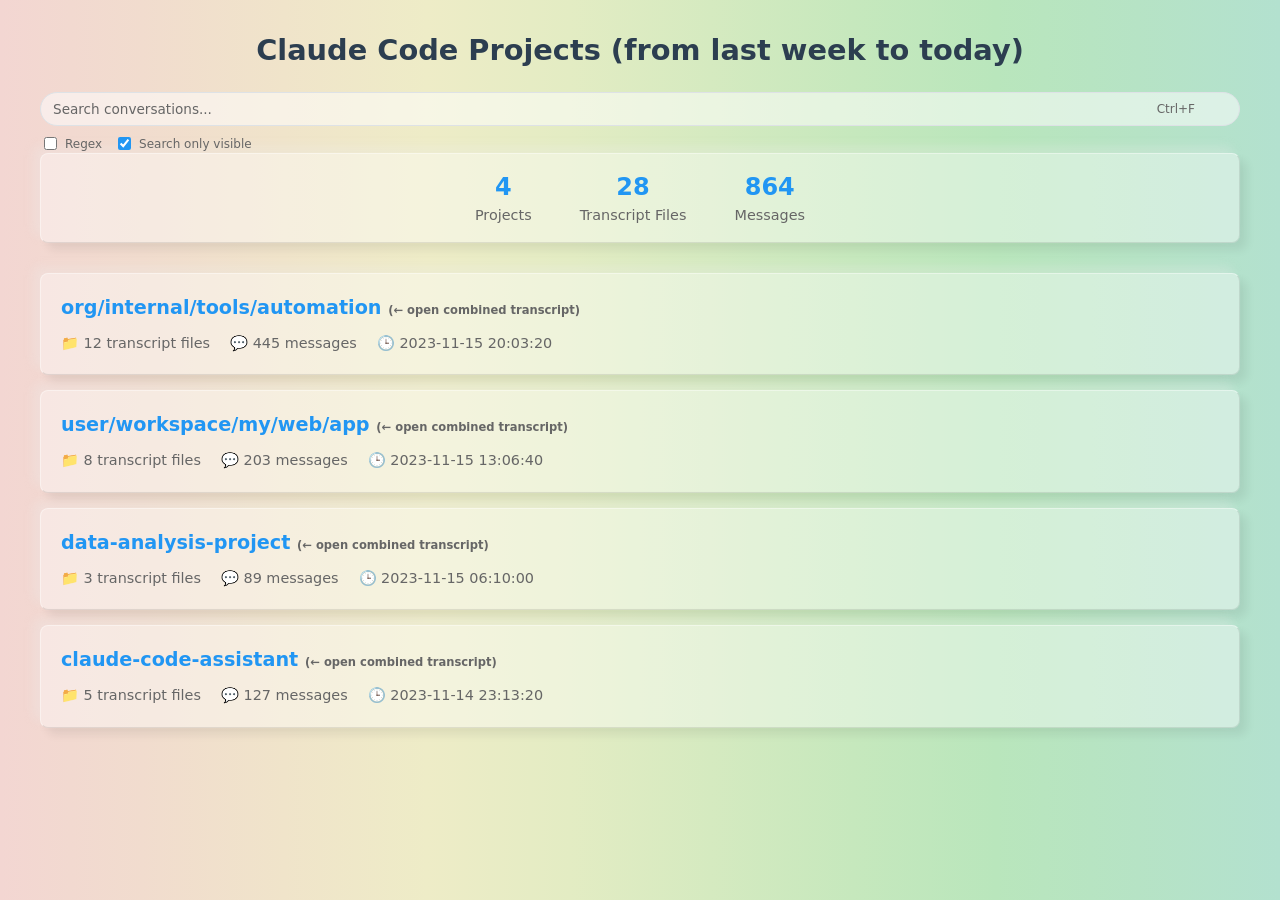
<file: scripts/style_guide_output/index_style_guide.html>
<!DOCTYPE html>
<!-- Generated by claude-code-log v0.10.0 -->
<html lang='en'>

<head>
    <meta charset='UTF-8'>
    <meta name='viewport' content='width=device-width, initial-scale=1.0'>
    <title>Claude Code Projects (from last week to today)</title>
    
    <style>
/* Global styles shared across all templates */

/* CSS Variables for shared colors and consistent theming */
:root {
    /* Base colors */
    --code-bg-color: #f5f1e8;
    --tool-param-sep-color: #4b494822;

    /* Dimmed/transparent variants (66 = ~40% opacity) */
    --white-dimmed: #ffffff66;
    --highlight-dimmed: #e3f2fd66;
    --assistant-dimmed: #9c27b066;
    --info-dimmed: #2196f366;
    --warning-dimmed: #d9810066;
    --success-dimmed: #4caf5066;
    --error-dimmed: #f4433666;
    --neutral-dimmed: #f8f9fa66;
    --tool-input-dimmed: #fff3cd66;
    --thinking-dimmed: #f0f0f066;
    --tool-result-dimmed: #e8f5e866;
    --session-bg-dimmed: #e8f4fd66;
    --ide-notification-dimmed: #d2d6d966;

    /* Fully transparent variants (88 = ~53% opacity) */
    --highlight-semi: #e3f2fd88;
    --error-semi: #ffebee88;
    --neutral-semi: #f8f9fa88;

    /* Slightly transparent variants (55 = ~33% opacity) */
    --highlight-light: #e3f2fd55;

    /* Solid colors for message types */
    --user-color: #ff9800;
    --user-dimmed: #ff980066;
    --assistant-color: #9c27b0;
    --system-color: #d98100;
    --system-warning-color: #2196f3;
    --system-error-color: #f44336;
    --tool-use-color: #4caf50;

    /* Question/answer tool colors */
    --question-accent: #f5a623;
    --question-bg: #fffbf0;
    --answer-accent: #4caf50;
    --answer-bg: #fffbf0;

    /* Priority palette (purple intensity - darker = more urgent) */
    --priority-600: #7c3aed;
    --priority-400: #a78bfa;
    --priority-300: #c4b5fd;

    /* Priority colors for todos */
    --priority-high: var(--priority-600);
    --priority-medium: var(--priority-400);
    --priority-low: var(--priority-300);

    /* Status colors */
    --status-in-progress: #fff3cd;
    --status-completed: #d4edda;

    /* Plan/todo accent color */
    --plan-accent: #6c63ff;
    --todo-accent: #4169e1;

    /* Solid colors for text and accents */
    --text-primary: #333;
    --text-muted: #666;
    --text-secondary: #495057;
    --fold-color: #888;

    /* Border colors */
    --border-light: #e0e0e0;
    --border-separator: #f0f3f6;

    /* Background colors */
    --bg-card: #ffffff66;
    --bg-hover: #f8f9fa;
    --bg-neutral: #f8f9fa;

    /* Layout spacing */
    --message-padding: 1em;

    /* Font families */
    --font-monospace: 'Fira Code', 'Monaco', 'Consolas', 'SF Mono', 'Inconsolata', 'Droid Sans Mono', 'Source Code Pro', 'Ubuntu Mono', 'Cascadia Code', 'Menlo', monospace;
    --font-ui: system-ui, -apple-system, BlinkMacSystemFont, 'Segoe UI', sans-serif;
}

body {
    font-family: var(--font-ui);
    line-height: 1.5;
    max-width: 1200px;
    margin: 0 auto;
    padding: 10px;
    background: linear-gradient(90deg, #f3d6d2, #f1dcce, #f0e4ca, #eeecc7, #e3ecc3, #d5eac0, #c6e8bd, #b9e6bc, #b6e3c5, #b3e1cf);
    color: var(--text-primary);
}

h1 {
    text-align: center;
    color: #2c3e50;
    margin-bottom: 20px;
    font-size: 1.8em;
}

/* Common typography */

code {
    background-color: var(--code-bg-color);
    padding: 2px 4px;
    border-radius: 3px;
    font-family: var(--font-monospace);
    line-height: 1.5;
}


pre {
    background-color: #12121212;
    padding: 10px;
    border-radius: 5px;
    white-space: pre-wrap;
    word-wrap: break-word;
    word-break: break-word;
    font-family: var(--font-monospace);
    line-height: 1.5;
}

/* Summary stats layout (used in index.html) */
.summary-stats-flex {
    display: flex;
    gap: 3em;
}

/* Common card styling */
.card-base {
    background-color: #ffffff66;
    border-radius: 8px;
    padding: 16px;
    box-shadow: -7px -7px 10px #eeeeee44, 7px 7px 10px #00000011;
    border-left: #ffffff66 1px solid;
    border-top: #ffffff66 1px solid;
    border-bottom: #00000017 1px solid;
    border-right: #00000017 1px solid;
}

.card-base:hover {
    box-shadow: -10px -10px 15px #eeeeee66, 10px 10px 15px #00000022;
    transform: translateY(-1px);
    transition: all 0.2s ease;
}

/* Common header styling */
.header {
    font-weight: 600;
    margin-bottom: 8px;
    display: flex;
    justify-content: space-between;
    align-items: center;
    flex-wrap: wrap;
    gap: 8px;
}

.header > span:first-child {
    flex: 1;
    min-width: 0;
    overflow: hidden;
}

/* Tool summary in header */
.tool-summary {
    font-weight: normal;
    color: var(--text-muted);
    font-size: 0.95em;
    word-break: break-all;
    overflow-wrap: anywhere;
    display: inline;
}

/* Timestamps */
.timestamp {
    font-size: 0.85em;
    color: var(--text-muted);
    font-weight: normal;
}

/* Floating action buttons */
.floating-btn {
    position: fixed;
    right: 20px;
    background-color: var(--session-bg-dimmed);
    color: var(--text-muted);
    border: none;
    border-radius: 50%;
    width: 50px;
    height: 50px;
    font-size: 1.2em;
    line-height: 1;
    cursor: pointer;
    display: flex;
    align-items: center;
    justify-content: center;
    box-shadow: 2px 2px 5px rgba(0, 0, 0, 0.2);
    transition: background-color 0.3s, transform 0.2s;
    z-index: 1000;
    text-decoration: none;
}

.floating-btn:hover {
    background-color: #e8f4fdcc;
    transform: translateY(-2px);
}

.floating-btn:visited {
    color: var(--text-muted);
}

/* Floating buttons positioning */
.scroll-top.floating-btn {
    bottom: 20px;
}

.toggle-details.floating-btn {
    bottom: 80px;
}

.filter-messages.floating-btn {
    bottom: 140px;
}

.timeline-toggle.floating-btn {
    bottom: 200px;
}
/* Session navigation styles */
.navigation {
    background-color: var(--bg-neutral);
    border-radius: 8px;
    padding: 16px;
    margin-bottom: 24px;
    box-shadow: -7px -7px 10px #eeeeee44, 7px 7px 10px #00000011;
    border-left: var(--white-dimmed) 1px solid;
    border-top: var(--white-dimmed) 1px solid;
    border-bottom: #00000017 1px solid;
    border-right: #00000017 1px solid;
}

.navigation h2 {
    margin: 0 0 12px 0;
    font-size: 1.2em;
    color: var(--text-secondary);
}

.session-nav {
    margin-top: 1em;
    display: grid;
    gap: 8px;
}

.session-link {
    padding: 8px 12px;
    background-color: var(--white-dimmed);
    border: 1px solid #dee2e6;
    border-radius: 4px;
    text-decoration: none;
    color: var(--text-secondary);
    transition: background-color 0.2s;
}

.session-link:hover {
    background-color: #ffffff99;
}

.session-link-title {
    font-weight: 600;
    font-size: 0.9em;
}

.session-link-meta {
    font-size: 0.8em;
    color: #6c757d;
    margin-top: 2px;
}

/* Project-specific session navigation */
.project-sessions {
    margin-top: 15px;
    border-top: 1px solid #dee2e6;
    padding-top: 15px;
}

.project-sessions h4 {
    margin: 0 0 10px 0;
    font-size: 0.9em;
    color: var(--text-secondary);
    font-weight: 600;
}

.project-sessions .session-link {
    padding: 6px 8px;
    font-size: 0.8em;
    margin-bottom: 4px;
}

.project-sessions .session-link-title {
    font-size: 0.85em;
}

.project-sessions .session-link-meta {
    font-size: 0.75em;
}

/* Combined transcript link */
.combined-transcript-link {
    display: inline-block;
    padding: 8px 12px;
    background-color: var(--white-dimmed);
    border: 1px solid #dee2e6;
    border-radius: 4px;
    text-decoration: none;
    color: var(--text-secondary);
    font-weight: 500;
    transition: background-color 0.2s;
}

.combined-transcript-link:hover {
    background-color: #ffffff99;
    text-decoration: none;
}

/* Navigation hints */
.nav-hint {
    font-size: 0.75em;
}

/* Session preview styling */
.session-preview {
    font-size: 0.75em;
    line-height: 1.3;
}
/* Project card styles for index page */
.project-list {
    display: grid;
    gap: 15px;
}

.project-card {
    background-color: #ffffff66;
    border-radius: 8px;
    padding: 20px;
    box-shadow: -7px -7px 10px #eeeeee44, 7px 7px 10px #00000011;
    border-left: #ffffff66 1px solid;
    border-top: #ffffff66 1px solid;
    border-bottom: #00000017 1px solid;
    border-right: #00000017 1px solid;
}

.project-card:hover {
    box-shadow: -10px -10px 15px #eeeeee66, 10px 10px 15px #00000022;
    transform: translateY(-1px);
    transition: all 0.2s ease;
}

.project-name {
    font-size: 1.2em;
    font-weight: 600;
    margin-bottom: 10px;
    word-break: break-all;
}

.project-name a {
    text-decoration: none;
    color: var(--system-warning-color);
}

.project-name a:hover {
    text-decoration: underline;
}

.transcript-link-hint {
    font-size: 0.6em;
    color: var(--text-muted);
}

.project-stats {
    color: var(--text-muted);
    font-size: 0.9em;
    display: flex;
    gap: 20px;
    flex-wrap: wrap;
}

.stat {
    display: flex;
    align-items: center;
    gap: 5px;
}

/* Summary section */
.summary {
    text-align: center;
    margin-bottom: 30px;
    padding: 15px;
    background-color: #ffffff66;
    border-radius: 8px;
    box-shadow: -7px -7px 10px #eeeeee44, 7px 7px 10px #00000011;
    border-left: #ffffff66 1px solid;
    border-top: #ffffff66 1px solid;
    border-bottom: #00000017 1px solid;
    border-right: #00000017 1px solid;
}

.summary-stats {
    display: flex;
    flex-direction: column;
    align-items: center;
    gap: 15px;
}

.summary-stat {
    text-align: center;
}

.summary-stat .number {
    font-size: 1.5em;
    font-weight: 600;
    color: var(--system-warning-color);
}

.summary-stat .label {
    color: var(--text-muted);
    font-size: 0.9em;
}

/* Session details styling within project cards */
.project-sessions details {
    margin-top: 15px;
}

.project-sessions details summary {
    cursor: pointer;
    color: var(--text-muted);
    font-size: 1.1em;
    font-weight: 600;
    padding: 8px 0;
}

.project-sessions details summary:hover {
    color: var(--system-warning-color);
}

.project-sessions details[open] summary {
    margin-bottom: 10px;
}
/* Search Bar Styles */
.search-container {
    position: relative;
    width: 100%;
}

/* Keyboard shortcut hint */
.search-hint {
    position: absolute;
    right: 45px;
    top: 50%;
    transform: translateY(-50%);
    color: var(--text-muted);
    font-size: 0.75em;
    pointer-events: none;
    transition: opacity 0.2s;
}

.search-hint.hidden {
    opacity: 0;
    visibility: hidden;
}

/* Inline Search for Filter Toolbar */
.search-inline {
    width: 100%;
    margin-bottom: 12px;
}

/* In filter toolbar mode, search is always visible when toolbar is visible */
.filter-toolbar:not(.visible) .search-container {
    display: none;
}

.search-input-wrapper {
    position: relative;
    display: flex;
    align-items: center;
    gap: 10px;
}

.search-input {
    width: 100%;
    padding: 8px 40px 8px 12px;
    background: #ffffff88;
    border: 1px solid #dee2e6;
    border-radius: 20px;
    color: var(--text-secondary);
    font-size: 0.85em;
    font-family: inherit;
    transition: all 0.2s;
}

.search-input:focus {
    outline: none;
    border-color: var(--system-warning-color);
    background: #ffffff99;
    box-shadow: 0 0 0 2px rgba(33, 150, 243, 0.2);
}

.search-input::placeholder {
    color: var(--text-muted);
}

.search-clear {
    position: absolute;
    right: 15px;
    background: none;
    border: none;
    color: var(--text-muted);
    cursor: pointer;
    font-size: 18px;
    padding: 5px;
    display: none;
    border-radius: 50%;
    transition: all 0.2s;
}

.search-clear:hover {
    color: var(--text-primary);
    background: var(--white-dimmed);
}

.search-clear.visible {
    display: block;
}

/* Search Results Counter */
.search-results-info {
    margin-top: 8px;
    font-size: 12px;
    color: var(--text-muted);
    display: none;
}

.search-results-info.visible {
    display: flex;
    justify-content: space-between;
    align-items: center;
    gap: 12px;
}

.search-navigation {
    display: flex;
    gap: 5px;
    align-items: center;
}

.search-options-inline {
    display: flex;
    gap: 12px;
    font-size: 0.75em;
}

.search-option-inline {
    display: flex;
    align-items: center;
    gap: 4px;
    cursor: pointer;
    color: var(--text-muted);
}

.search-option-inline:hover {
    color: var(--text-primary);
}

.search-option-inline input[type="checkbox"] {
    cursor: pointer;
    margin: 0;
}

.search-nav-btn {
    background: #ffffff88;
    border: 1px solid #dee2e6;
    border-radius: 4px;
    color: var(--text-primary);
    padding: 4px 8px;
    cursor: pointer;
    font-size: 12px;
    transition: all 0.2s;
}

.search-nav-btn:hover:not(:disabled) {
    background: #ffffff99;
    border-color: var(--system-warning-color);
    transform: translateY(-1px);
}

.search-nav-btn:disabled {
    opacity: 0.5;
    cursor: not-allowed;
}

/* Search Match Highlighting */
.search-highlight {
    background-color: #ffeb3b;
    color: #000;
    padding: 0 2px;
    border-radius: 2px;
}

.search-highlight.current {
    background-color: #ff9800;
    color: #000;
}

/* Search Options */
.search-options {
    margin-top: 8px;
    display: flex;
    gap: 12px;
    font-size: 0.75em;
}

.search-option {
    display: flex;
    align-items: center;
    gap: 5px;
    color: var(--text-muted);
    transition: color 0.2s;
}

.search-option input[type="checkbox"] {
    cursor: pointer;
    accent-color: #2196f3;
}

.search-option label {
    cursor: pointer;
    user-select: none;
}

.search-option:hover {
    color: var(--text-primary);
}

/* Index Page Search Results */
.search-results-panel {
    margin: 20px 0;
    padding: 20px;
    background-color: var(--white-dimmed);
    border-radius: 8px;
    box-shadow: -7px -7px 10px #eeeeee44, 7px 7px 10px #00000011;
    border-left: var(--white-dimmed) 1px solid;
    border-top: var(--white-dimmed) 1px solid;
    border-bottom: #00000017 1px solid;
    border-right: #00000017 1px solid;
    display: none;
}

.search-results-panel.visible {
    display: block;
}

.search-results-header {
    display: flex;
    justify-content: space-between;
    align-items: center;
    margin-bottom: 15px;
    padding-bottom: 10px;
    border-bottom: 1px solid #dee2e6;
}

.search-results-title {
    font-size: 16px;
    font-weight: 600;
    color: #2c3e50;
}

.search-close-btn {
    background: none;
    border: none;
    color: var(--text-muted);
    cursor: pointer;
    font-size: 20px;
    padding: 5px;
    border-radius: 50%;
    transition: all 0.2s;
}

.search-close-btn:hover {
    color: var(--text-primary);
    background: var(--white-dimmed);
}

.search-result-group {
    margin-bottom: 20px;
}

.search-result-group-title {
    font-size: 14px;
    font-weight: 600;
    color: #2196f3;
    margin-bottom: 10px;
    display: flex;
    align-items: center;
    gap: 8px;
}

.search-result-count {
    background: #ffffff88;
    color: var(--text-muted);
    padding: 2px 8px;
    border-radius: 12px;
    font-size: 11px;
    font-weight: normal;
    border: 1px solid #dee2e6;
}

.search-result-item {
    padding: 12px;
    margin-bottom: 8px;
    background-color: #ffffff88;
    border-radius: 6px;
    cursor: pointer;
    transition: all 0.2s;
    box-shadow: -3px -3px 5px #eeeeee22, 3px 3px 5px #00000008;
    border-left: #ffffff44 1px solid;
    border-top: #ffffff44 1px solid;
    border-bottom: #00000012 1px solid;
    border-right: #00000012 1px solid;
}

.search-result-item:hover {
    background-color: #ffffff99;
    transform: translateY(-1px);
    box-shadow: -5px -5px 8px #eeeeee33, 5px 5px 8px #00000012;
}

.search-result-item a {
    text-decoration: none;
    color: inherit;
    display: block;
}

.search-result-session {
    font-size: 12px;
    color: var(--text-muted);
    margin-bottom: 5px;
    font-weight: 500;
}

.search-result-excerpt {
    font-size: 13px;
    color: var(--text-secondary);
    line-height: 1.4;
}

.search-result-excerpt .search-highlight {
    font-weight: 600;
    background-color: #ffeb3b;
    color: #000;
    padding: 0 2px;
    border-radius: 2px;
}

.search-result-meta {
    margin-top: 8px;
    font-size: 11px;
    color: var(--text-muted);
    display: flex;
    gap: 15px;
    padding-top: 5px;
    border-top: 1px solid #dee2e611;
}

/* Removed floating search button - now integrated in filter toolbar */

/* No results message */
.search-no-results {
    text-align: center;
    padding: 30px;
    color: var(--text-muted);
    font-size: 14px;
    background-color: #ffffff44;
    border-radius: 6px;
    margin: 10px 0;
}

/* Loading indicator */
.search-loading {
    text-align: center;
    padding: 20px;
    color: var(--text-muted);
    background-color: #ffffff44;
    border-radius: 6px;
}

.search-loading::after {
    content: '...';
    animation: dots 1.5s infinite;
}

@keyframes dots {
    0%, 20% { content: '.'; }
    40% { content: '..'; }
    60%, 100% { content: '...'; }
}

/* Keyboard shortcut hint */

/* Responsive adjustments */
@media (max-width: 768px) {
    .search-input {
        font-size: 0.8em;
    }

    .search-options {
        font-size: 0.7em;
    }
}

        /* Session navigation overrides for better text readability */
        .project-sessions .session-link {
            font-size: 1.2em;
        }
    </style>
</head>

<body>
    <h1>Claude Code Projects (from last week to today)</h1>

    <!-- Search Component -->
    <!-- Search Component -->

<!-- Full search component for index page -->
<div id="searchContainer" class="search-container">
    <div class="search-input-wrapper">
        <input type="text"
               id="searchInput"
               class="search-input"
               placeholder="Search conversations..."
               autocomplete="off">
        <span class="search-hint">Ctrl+F</span>
        <button id="searchClear" class="search-clear" title="Clear search">✕</button>
    </div>

    <div id="searchResultsInfo" class="search-results-info">
        <div class="search-navigation">
            <span id="searchResultCount">No results</span>
            <button id="searchPrev" class="search-nav-btn" disabled title="Previous match (Shift+F3)">↑</button>
            <button id="searchNext" class="search-nav-btn" disabled title="Next match (F3)">↓</button>
        </div>
    </div>

    <div class="search-options">
        <div class="search-option">
            <input type="checkbox" id="searchRegex">
            <label for="searchRegex">Regex</label>
        </div>
        <div class="search-option">
            <input type="checkbox" id="searchInFiltered" checked>
            <label for="searchInFiltered">Search only visible</label>
        </div>
    </div>
</div>

<!-- Search Results Panel (for index page) -->
<div id="searchResultsPanel" class="search-results-panel">
    <div class="search-results-header">
        <span class="search-results-title">Search Results</span>
        <button id="searchResultsClose" class="search-close-btn" title="Close">✕</button>
    </div>
    <div id="searchResultsContent">
        <!-- Results will be dynamically inserted here -->
    </div>
</div>


<script>
(function() {
    // Search state
    let searchState = {
        query: '',
        useRegex: false,
        searchInFiltered: true,
        currentMatchIndex: 0,
        matches: [],
        searchIndex: null,
        isIndexPage: window.location.pathname.includes('index.html') ||
                      window.location.pathname.endsWith('projects/') ||
                      (!window.location.pathname.includes('.html') && window.location.pathname.endsWith('/'))
    };

    // DOM elements
    const searchContainer = document.getElementById('searchContainer');
    const searchInput = document.getElementById('searchInput');
    const searchClear = document.getElementById('searchClear');
    const searchHint = document.querySelector('.search-hint');
    const searchResultsInfo = document.getElementById('searchResultsInfo');
    const searchResultCount = document.getElementById('searchResultCount');
    const searchPrev = document.getElementById('searchPrev');
    const searchNext = document.getElementById('searchNext');
    const searchRegex = document.getElementById('searchRegex');
    const searchInFiltered = document.getElementById('searchInFiltered');
    const searchResultsPanel = document.getElementById('searchResultsPanel');
    const searchResultsContent = document.getElementById('searchResultsContent');
    const searchResultsClose = document.getElementById('searchResultsClose');

    // Initialize search
    function initSearch() {
        // Build search index from page content
        buildSearchIndex();

        // Restore previous search state from localStorage
        restoreSearchState();

        // Set up event listeners
        setupEventListeners();

        // Initialize UI state
        updateSearchInputState();
    }

    // Build search index from current page
    function buildSearchIndex() {
        searchState.searchIndex = [];
        
        if (searchState.isIndexPage) {
            // Index page: index projects with individual sessions
            document.querySelectorAll('.project-card').forEach(card => {
                const projectName = card.querySelector('.project-name a')?.textContent || '';
                const projectStats = card.querySelector('.project-stats')?.textContent || '';
                const projectLink = card.querySelector('.project-name a')?.getAttribute('href') || '';
                
                // Index the project itself
                searchState.searchIndex.push({
                    type: 'project',
                    name: projectName,
                    stats: projectStats,
                    element: card,
                    link: projectLink,
                    searchText: `${projectName} ${projectStats}`,
                    originalText: `${projectName} ${projectStats}`
                });
                
                // Index individual sessions within the project
                card.querySelectorAll('.session-link').forEach(link => {
                    const sessionText = link.textContent || '';
                    const sessionHref = link.getAttribute('href') || '';
                    const sessionPreview = link.querySelector('.session-preview')?.textContent?.trim() || '';
                    const sessionMeta = link.querySelector('.session-link-meta')?.textContent || '';
                    
                    searchState.searchIndex.push({
                        type: 'session',
                        projectName: projectName,
                        sessionText: sessionText,
                        sessionPreview: sessionPreview,
                        sessionMeta: sessionMeta,
                        element: card,
                        link: sessionHref,
                        searchText: `${projectName} ${sessionText} ${sessionPreview} ${sessionMeta}`,
                        originalText: `${sessionText} ${sessionPreview}`
                    });
                });
            });
        } else {
            // Transcript page: index messages
            document.querySelectorAll('.message:not(.session-header)').forEach(message => {
                const header = message.querySelector('.header span')?.textContent || '';
                const content = message.querySelector('.content')?.textContent || '';
                const timestamp = message.querySelector('.timestamp')?.textContent || '';
                const sessionId = findSessionForMessage(message);
                
                searchState.searchIndex.push({
                    type: 'message',
                    header: header,
                    content: content,
                    timestamp: timestamp,
                    sessionId: sessionId,
                    element: message,
                    searchText: `${header} ${content}`.toLowerCase(),
                    originalText: `${header} ${content}`
                });
            });
        }
    }

    // Find session ID for a message
    function findSessionForMessage(messageElement) {
        let prev = messageElement.previousElementSibling;
        while (prev) {
            if (prev.classList.contains('session-header')) {
                return prev.dataset.sessionId || null;
            }
            prev = prev.previousElementSibling;
        }
        return null;
    }

    // Create excerpt with context around matches
    function createExcerpt(text, query, contextLength = 50) {
        if (!text || !query) return '';
        
        // Create search pattern (always case-insensitive)
        let pattern;
        try {
            if (searchState.useRegex) {
                pattern = new RegExp(query, 'gi');
            } else {
                const escapedQuery = query.replace(/[.*+?^${}()|[\]\\]/g, '\\$&');
                pattern = new RegExp(escapedQuery, 'gi');
            }
        } catch (e) {
            return text.substring(0, 100) + (text.length > 100 ? '...' : '');
        }

        const matches = [...text.matchAll(pattern)];
        if (matches.length === 0) {
            return text.substring(0, 100) + (text.length > 100 ? '...' : '');
        }

        // Collect all excerpts with context
        const excerpts = [];
        const processedRanges = [];

        matches.forEach(match => {
            const start = Math.max(0, match.index - contextLength);
            const end = Math.min(text.length, match.index + match[0].length + contextLength);
            
            // Check for overlap with existing ranges
            const overlaps = processedRanges.find(range => 
                (start >= range.start && start <= range.end) ||
                (end >= range.start && end <= range.end) ||
                (start <= range.start && end >= range.end)
            );

            if (overlaps) {
                // Extend the existing range
                overlaps.start = Math.min(overlaps.start, start);
                overlaps.end = Math.max(overlaps.end, end);
            } else {
                processedRanges.push({ start, end });
            }
        });

        // Sort by start position and create excerpts
        processedRanges.sort((a, b) => a.start - b.start);
        
        processedRanges.forEach(range => {
            let excerpt = text.substring(range.start, range.end);
            
            // Add ellipsis if needed
            if (range.start > 0) excerpt = '...' + excerpt;
            if (range.end < text.length) excerpt = excerpt + '...';
            
            excerpts.push(excerpt);
        });

        return excerpts.join(' ');
    }

    // Count actual matches in text (always case-insensitive)
    function countMatches(text, query) {
        if (!text || !query) return 0;

        try {
            let pattern;
            if (searchState.useRegex) {
                pattern = new RegExp(query, 'gi');
            } else {
                const escapedQuery = query.replace(/[.*+?^${}()|[\]\\]/g, '\\$&');
                pattern = new RegExp(escapedQuery, 'gi');
            }

            const matches = text.match(pattern);
            return matches ? matches.length : 0;
        } catch (e) {
            return 0;
        }
    }

    // Toggle search hint and clear button visibility based on input content
    function updateSearchInputState() {
        const hasContent = searchInput && searchInput.value.length > 0;

        // Toggle hint visibility
        if (searchHint) {
            if (hasContent) {
                searchHint.classList.add('hidden');
            } else {
                searchHint.classList.remove('hidden');
            }
        }

        // Toggle clear button visibility
        if (searchClear) {
            if (hasContent) {
                searchClear.classList.add('visible');
            } else {
                searchClear.classList.remove('visible');
            }
        }
    }

    // Setup event listeners
    function setupEventListeners() {
        // Search input
        let searchTimeout;
        searchInput.addEventListener('input', (e) => {
            updateSearchInputState();
            clearTimeout(searchTimeout);
            searchTimeout = setTimeout(() => performSearch(e.target.value), 300);
        });

        // Clear button
        searchClear.addEventListener('click', clearSearch);

        // Search options
        searchRegex.addEventListener('change', () => {
            searchState.useRegex = searchRegex.checked;
            if (searchState.query) performSearch(searchState.query);
        });

        searchInFiltered.addEventListener('change', () => {
            searchState.searchInFiltered = searchInFiltered.checked;
            if (searchState.query) performSearch(searchState.query);
        });

        // Navigation buttons
        searchPrev.addEventListener('click', () => navigateMatch(-1));
        searchNext.addEventListener('click', () => navigateMatch(1));

        // Close results panel
        if (searchResultsClose) {
            searchResultsClose.addEventListener('click', () => {
                searchResultsPanel.classList.remove('visible');
            });
        }

        // Keyboard shortcuts
        document.addEventListener('keydown', handleKeyboardShortcuts);
    }

    // Perform search
    let isSearching = false;
    function performSearch(query) {
        // Prevent concurrent searches
        if (isSearching) return;
        isSearching = true;

        searchState.query = query;
        searchClear.classList.toggle('visible', query.length > 0);
        
        // Clear previous highlights
        clearHighlights();
        
        if (!query) {
            searchState.matches = [];
            updateSearchUI();
            if (searchState.isIndexPage && searchResultsPanel) {
                searchResultsPanel.classList.remove('visible');
            }
            isSearching = false;
            return;
        }

        // Save search state
        saveSearchState();
        
        // Create search pattern (always case-insensitive)
        let searchPattern;
        try {
            if (searchState.useRegex) {
                searchPattern = new RegExp(query, 'gi');
            } else {
                const escapedQuery = query.replace(/[.*+?^${}()|[\]\\]/g, '\\$&');
                searchPattern = new RegExp(escapedQuery, 'gi');
            }
        } catch (e) {
            // Invalid regex
            searchState.matches = [];
            updateSearchUI();
            isSearching = false;
            return;
        }

        // Search through index
        searchState.matches = [];
        let totalMatchCount = 0;
        
        searchState.searchIndex.forEach(item => {
            // Check if element is visible (for transcript pages with filters)
            if (!searchState.isIndexPage && searchState.searchInFiltered) {
                if (item.element.classList.contains('filtered-hidden')) {
                    return;
                }
            }

            // Always use case-insensitive search
            const searchText = item.searchText.toLowerCase();
            const searchQuery = query.toLowerCase();

            // Check if item matches the search
            let matchesItem = false;
            if (searchState.useRegex) {
                searchPattern.lastIndex = 0;  // Reset lastIndex before each test to avoid skipping matches
                matchesItem = searchPattern.test(searchText);
            } else {
                matchesItem = searchText.includes(searchQuery);
            }

            if (matchesItem) {
                // Count actual matches in this item
                const matchCount = countMatches(item.originalText || item.searchText, query);
                totalMatchCount += matchCount;
                
                // Add match count and excerpt to the item
                const matchItem = {
                    ...item,
                    matchCount: matchCount,
                    excerpt: createExcerpt(item.originalText || item.searchText, query)
                };
                
                searchState.matches.push(matchItem);
                
                // Highlight matches in the element
                if (!searchState.isIndexPage) {
                    highlightInElement(item.element, searchPattern);
                }
            }
        });
        
        searchState.totalMatchCount = totalMatchCount;

        searchState.currentMatchIndex = searchState.matches.length > 0 ? 0 : -1;
        updateSearchUI();
        
        // Show results panel for index page
        if (searchState.isIndexPage && searchResultsPanel) {
            displayIndexSearchResults();
        }
        
        // Navigate to first match
        if (searchState.matches.length > 0 && !searchState.isIndexPage) {
            navigateToMatch(0);
        }

        // Reset searching flag
        isSearching = false;
    }

    // Highlight text in element
    function highlightInElement(element, pattern) {
        const walker = document.createTreeWalker(
            element,
            NodeFilter.SHOW_TEXT,
            null,
            false
        );

        const textNodes = [];
        let node;
        while (node = walker.nextNode()) {
            if (node.nodeValue.trim()) {
                textNodes.push(node);
            }
        }

        textNodes.forEach(textNode => {
            const text = textNode.nodeValue;
            const matches = [...text.matchAll(pattern)];
            
            if (matches.length > 0) {
                const fragment = document.createDocumentFragment();
                let lastIndex = 0;
                
                matches.forEach(match => {
                    // Add text before match
                    if (match.index > lastIndex) {
                        fragment.appendChild(
                            document.createTextNode(text.substring(lastIndex, match.index))
                        );
                    }
                    
                    // Add highlighted match
                    const span = document.createElement('span');
                    span.className = 'search-highlight';
                    span.textContent = match[0];
                    fragment.appendChild(span);
                    
                    lastIndex = match.index + match[0].length;
                });
                
                // Add remaining text
                if (lastIndex < text.length) {
                    fragment.appendChild(
                        document.createTextNode(text.substring(lastIndex))
                    );
                }
                
                textNode.parentNode.replaceChild(fragment, textNode);
            }
        });
    }

    // Clear all highlights
    function clearHighlights() {
        document.querySelectorAll('.search-highlight').forEach(highlight => {
            const parent = highlight.parentNode;
            parent.replaceChild(document.createTextNode(highlight.textContent), highlight);
            parent.normalize();
        });
    }

    // Navigate between matches
    function navigateMatch(direction) {
        if (searchState.matches.length === 0) return;
        
        searchState.currentMatchIndex += direction;
        
        if (searchState.currentMatchIndex < 0) {
            searchState.currentMatchIndex = searchState.matches.length - 1;
        } else if (searchState.currentMatchIndex >= searchState.matches.length) {
            searchState.currentMatchIndex = 0;
        }
        
        navigateToMatch(searchState.currentMatchIndex);
    }

    // Navigate to specific match
    function navigateToMatch(index) {
        if (index < 0 || index >= searchState.matches.length) return;
        
        // Update current highlight
        document.querySelectorAll('.search-highlight.current').forEach(el => {
            el.classList.remove('current');
        });
        
        const match = searchState.matches[index];
        const highlights = match.element.querySelectorAll('.search-highlight');
        if (highlights.length > 0) {
            highlights[0].classList.add('current');
            highlights[0].scrollIntoView({ behavior: 'smooth', block: 'center' });
        } else {
            match.element.scrollIntoView({ behavior: 'smooth', block: 'center' });
        }
        
        updateSearchUI();
    }

    // Display search results for index page
    function displayIndexSearchResults() {
        if (!searchResultsPanel || !searchResultsContent) return;
        
        searchResultsPanel.classList.add('visible');
        
        if (searchState.matches.length === 0) {
            searchResultsContent.innerHTML = '<div class="search-no-results">No results found</div>';
            return;
        }
        
        // Group results by project and type
        const groupedResults = {};
        searchState.matches.forEach(match => {
            const key = match.projectName || match.name || 'Unknown';
            if (!groupedResults[key]) {
                groupedResults[key] = { projects: [], sessions: [] };
            }
            
            if (match.type === 'project') {
                groupedResults[key].projects.push(match);
            } else if (match.type === 'session') {
                groupedResults[key].sessions.push(match);
            }
        });
        
        let html = '';
        Object.entries(groupedResults).forEach(([projectName, groups]) => {
            const totalMatches = [...groups.projects, ...groups.sessions];
            const totalMatchCount = totalMatches.reduce((sum, match) => sum + match.matchCount, 0);
            
            html += `
                <div class="search-result-group">
                    <div class="search-result-group-title">
                        ${projectName}
                        <span class="search-result-count">${totalMatchCount} matches in ${totalMatches.length} items</span>
                    </div>
            `;
            
            // Show project matches first
            groups.projects.forEach(match => {
                html += `
                    <div class="search-result-item">
                        <a href="${match.link}">
                            <div class="search-result-session">📁 Project Overview</div>
                            <div class="search-result-excerpt">
                                ${highlightText(match.excerpt, searchState.query)}
                            </div>
                            <div class="search-result-meta">
                                <span>${match.matchCount} matches</span>
                                <span>${match.stats}</span>
                            </div>
                        </a>
                    </div>
                `;
            });
            
            // Show session matches
            groups.sessions.forEach(match => {
                const sessionId = match.link.split('/').pop().replace('session-', '').replace('.html', '').substring(0, 8);
                html += `
                    <div class="search-result-item">
                        <a href="${match.link}">
                            <div class="search-result-session">💬 Session ${sessionId}</div>
                            <div class="search-result-excerpt">
                                ${highlightText(match.excerpt, searchState.query)}
                            </div>
                            <div class="search-result-meta">
                                <span>${match.matchCount} matches</span>
                                <span>${match.sessionMeta}</span>
                            </div>
                        </a>
                    </div>
                `;
            });
            
            html += '</div>';
        });
        
        searchResultsContent.innerHTML = html;
    }

    // Highlight text in search results (always case-insensitive)
    function highlightText(text, query) {
        if (!query) return text;

        const pattern = searchState.useRegex ?
            new RegExp(query, 'gi') :
            new RegExp(query.replace(/[.*+?^${}()|[\]\\]/g, '\\$&'), 'gi');

        return text.replace(pattern, match => `<span class="search-highlight">${match}</span>`);
    }

    // Update search UI
    function updateSearchUI() {
        const hasMatches = searchState.matches.length > 0;
        
        searchResultsInfo.classList.toggle('visible', hasMatches);
        searchPrev.disabled = !hasMatches;
        searchNext.disabled = !hasMatches;
        
        if (hasMatches) {
            if (searchState.isIndexPage) {
                const totalMatches = searchState.totalMatchCount || searchState.matches.length;
                const conversationCount = searchState.matches.length;
                if (totalMatches > conversationCount) {
                    searchResultCount.textContent = `${totalMatches} matches in ${conversationCount} conversations`;
                } else {
                    searchResultCount.textContent = `${conversationCount} matches`;
                }
            } else {
                searchResultCount.textContent = `${searchState.currentMatchIndex + 1} of ${searchState.matches.length} matches`;
            }
        } else if (searchState.query) {
            searchResultCount.textContent = 'No matches';
        } else {
            searchResultCount.textContent = 'No results';
        }
    }

    // Clear search
    function clearSearch() {
        searchInput.value = '';
        searchState.query = '';
        searchState.matches = [];
        searchState.currentMatchIndex = 0;
        updateSearchInputState();
        clearHighlights();
        updateSearchUI();

        if (searchState.isIndexPage && searchResultsPanel) {
            searchResultsPanel.classList.remove('visible');
        }

        saveSearchState();
    }


    // Handle keyboard shortcuts
    function handleKeyboardShortcuts(e) {
        // Ctrl+F or Cmd+F
        if ((e.ctrlKey || e.metaKey) && e.key === 'f') {
            e.preventDefault();

            // On transcript pages, open filter toolbar if not visible
            const filterToolbar = document.querySelector('.filter-toolbar');
            if (filterToolbar && !filterToolbar.classList.contains('visible')) {
                // Trigger filter button click to show toolbar
                const filterButton = document.getElementById('filterMessages');
                if (filterButton) filterButton.click();
            }

            // Focus and select search input
            if (searchInput) {
                searchInput.focus();
                searchInput.select();
            }
        }

        // F3 - Next match
        if (e.key === 'F3') {
            e.preventDefault();
            if (e.shiftKey) {
                navigateMatch(-1);
            } else {
                navigateMatch(1);
            }
        }

        // Escape - Close search results panel on index page
        if (e.key === 'Escape') {
            if (searchState.isIndexPage && searchResultsPanel && searchResultsPanel.classList.contains('visible')) {
                searchResultsPanel.classList.remove('visible');
            }
        }
        
        // Enter - Next match when search input is focused
        if (e.key === 'Enter' && document.activeElement === searchInput) {
            e.preventDefault();
            if (e.shiftKey) {
                navigateMatch(-1);
            } else {
                navigateMatch(1);
            }
        }
    }

    // Save search state to localStorage
    function saveSearchState() {
        const state = {
            query: searchState.query,
            useRegex: searchState.useRegex,
            searchInFiltered: searchState.searchInFiltered
        };
        localStorage.setItem('claudeLogSearchState', JSON.stringify(state));
    }

    // Restore search state from localStorage
    function restoreSearchState() {
        const saved = localStorage.getItem('claudeLogSearchState');
        if (saved) {
            try {
                const state = JSON.parse(saved);
                searchState.useRegex = state.useRegex || false;
                searchState.searchInFiltered = state.searchInFiltered !== false;

                // Update UI
                searchRegex.checked = searchState.useRegex;
                searchInFiltered.checked = searchState.searchInFiltered;
            } catch (e) {
                console.error('Failed to restore search state:', e);
            }
        }
    }

    // Re-index when filters change (for transcript pages)
    if (!searchState.isIndexPage) {
        // Listen for filter changes
        let isUpdatingFilters = false;
        const observer = new MutationObserver((mutations) => {
            // Only react to filtered-hidden class changes, not search highlights
            const hasFilterChange = mutations.some(mutation => {
                if (mutation.type === 'attributes' && mutation.attributeName === 'class') {
                    const target = mutation.target;
                    // Check if this is a message element getting filtered
                    return target.classList && target.classList.contains('message');
                }
                return false;
            });

            if (hasFilterChange && !isUpdatingFilters && searchState.query && searchState.searchInFiltered) {
                isUpdatingFilters = true;
                setTimeout(() => {
                    buildSearchIndex();
                    performSearch(searchState.query);
                    isUpdatingFilters = false;
                }, 100);
            }
        });

        // Observe changes to filtered-hidden class
        observer.observe(document.body, {
            attributes: true,
            attributeFilter: ['class'],
            subtree: true
        });
    }

    // Initialize when DOM is ready
    if (document.readyState === 'loading') {
        document.addEventListener('DOMContentLoaded', initSearch);
    } else {
        initSearch();
    }
})();
</script>

    <div class='summary'>
        <div class='summary-stats'>
            <div class="summary-stats-flex">
                <div class='summary-stat'>
                    <div class='number'>4</div>
                    <div class='label'>Projects</div>
                </div>
                <div class='summary-stat'>
                    <div class='number'>28</div>
                    <div class='label'>Transcript Files</div>
                </div>
                <div class='summary-stat'>
                    <div class='number'>864</div>
                    <div class='label'>Messages</div>
                </div>
            </div>
            
            
        </div>
    </div>

    <div class='project-list'>
        
        <div class='project-card'>
            <div class='project-name'>
                <a href='-org-internal-tools-automation/combined_transcripts.html'>org/internal/tools/automation</a>
                <span class="transcript-link-hint">(← open combined transcript)</span>
            </div>
            <div class='project-stats'>
                <div class='stat'>📁 12 transcript files</div>
                <div class='stat'>💬 445 messages</div>
                
                <div class='stat'>🕒 2023-11-15 20:03:20</div>
                
                
            </div>

            
        </div>
        
        <div class='project-card'>
            <div class='project-name'>
                <a href='-user-workspace-my-web-app/combined_transcripts.html'>user/workspace/my/web/app</a>
                <span class="transcript-link-hint">(← open combined transcript)</span>
            </div>
            <div class='project-stats'>
                <div class='stat'>📁 8 transcript files</div>
                <div class='stat'>💬 203 messages</div>
                
                <div class='stat'>🕒 2023-11-15 13:06:40</div>
                
                
            </div>

            
        </div>
        
        <div class='project-card'>
            <div class='project-name'>
                <a href='data-analysis-project/combined_transcripts.html'>data-analysis-project</a>
                <span class="transcript-link-hint">(← open combined transcript)</span>
            </div>
            <div class='project-stats'>
                <div class='stat'>📁 3 transcript files</div>
                <div class='stat'>💬 89 messages</div>
                
                <div class='stat'>🕒 2023-11-15 06:10:00</div>
                
                
            </div>

            
        </div>
        
        <div class='project-card'>
            <div class='project-name'>
                <a href='claude-code-assistant/combined_transcripts.html'>claude-code-assistant</a>
                <span class="transcript-link-hint">(← open combined transcript)</span>
            </div>
            <div class='project-stats'>
                <div class='stat'>📁 5 transcript files</div>
                <div class='stat'>💬 127 messages</div>
                
                <div class='stat'>🕒 2023-11-14 23:13:20</div>
                
                
            </div>

            
        </div>
        
    </div>

    <script>
        document.addEventListener('DOMContentLoaded', function () {
            // Convert timestamps to user's timezone
// This function can be called directly or will auto-run on DOMContentLoaded if included standalone
(function() {
    function convertTimestampsToLocalTimezone() {
        const timestampElements = Array.from(document.querySelectorAll('.timestamp[data-timestamp]'));

        if (timestampElements.length === 0) return;

        const userTimezone = Intl.DateTimeFormat().resolvedOptions().timeZone;

        const localFormatter = new Intl.DateTimeFormat(undefined, {
            year: 'numeric',
            month: '2-digit',
            day: '2-digit',
            hour: '2-digit',
            minute: '2-digit',
            second: '2-digit',
            hour12: false,
            timeZone: userTimezone
        });

        const utcFormatter = new Intl.DateTimeFormat(undefined, {
            year: 'numeric',
            month: '2-digit',
            day: '2-digit',
            hour: '2-digit',
            minute: '2-digit',
            second: '2-digit',
            hour12: false,
            timeZone: 'UTC'
        });

        const tzNameFormatter = new Intl.DateTimeFormat('en', {
            timeZoneName: 'short',
            timeZone: userTimezone
        });

        // Process timestamps in batches to keep page responsive
        const batchSize = 25;
        const scheduleWork = window.requestIdleCallback || function(cb) { setTimeout(cb, 16); };

        function processBatch(startIndex) {
            const endIndex = Math.min(startIndex + batchSize, timestampElements.length);

            for (let i = startIndex; i < endIndex; i++) {
                const element = timestampElements[i];
                const rawTimestamp = element.getAttribute('data-timestamp');
                const rawTimestampEnd = element.getAttribute('data-timestamp-end');
                const duration = element.getAttribute('data-duration');

                if (!rawTimestamp) continue;

                try {
                    // Parse the ISO timestamp
                    const date = new Date(rawTimestamp);
                    if (isNaN(date.getTime())) continue; // Invalid date

                    const localTime = localFormatter.format(date).replace(/, /g, ' ');
                    const utcTime = utcFormatter.format(date).replace(/, /g, ' ');

                    // Get timezone abbreviation (reuse formatter)
                    const timezoneName = tzNameFormatter.formatToParts(date).find(part => part.type === 'timeZoneName')?.value || userTimezone;

                    // Handle time ranges (earliest to latest)
                    if (rawTimestampEnd) {
                        const dateEnd = new Date(rawTimestampEnd);
                        if (!isNaN(dateEnd.getTime())) {
                            const localTimeEnd = localFormatter.format(dateEnd).replace(/, /g, ' ');
                            const utcTimeEnd = utcFormatter.format(dateEnd).replace(/, /g, ' ');

                            // Update the element with range
                            if (localTime !== utcTime || localTimeEnd !== utcTimeEnd) {
                                element.innerHTML = localTime + ' to ' + localTimeEnd + ' <span style="color: #888; font-size: 0.9em;">(' + timezoneName + ')</span>';
                                element.title = 'UTC: ' + utcTime + ' to ' + utcTimeEnd;
                            } else {
                                // If they're the same (user is in UTC), just show UTC
                                element.innerHTML = utcTime + ' to ' + utcTimeEnd + ' <span style="color: #888; font-size: 0.9em;">(UTC)</span>';
                                element.title = 'UTC: ' + utcTime + ' to ' + utcTimeEnd;
                            }
                        }
                    } else {
                        // Single timestamp
                        if (localTime !== utcTime) {
                            element.innerHTML = localTime + ' <span style="color: #888; font-size: 0.9em;">(' + timezoneName + ')</span>';
                            element.title = duration ? duration : 'UTC: ' + utcTime;
                        } else {
                            // If they're the same (user is in UTC), just show UTC
                            element.innerHTML = utcTime + ' <span style="color: #888; font-size: 0.9em;">(UTC)</span>';
                            element.title = duration ? duration : 'UTC: ' + utcTime;
                        }
                    }

                } catch (error) {
                    // If conversion fails, leave the original timestamp
                    console.warn('Failed to convert timestamp:', rawTimestamp, error);
                }
            }

            // Schedule next batch if there are more timestamps
            if (endIndex < timestampElements.length) {
                scheduleWork(function() {
                    processBatch(endIndex);
                });
            }
        }

        // Start processing the first batch
        scheduleWork(function() {
            processBatch(0);
        });
    }

    // Execute immediately - assumes this is included within a DOMContentLoaded handler
    convertTimestampsToLocalTimezone();
})();
        });
    </script>
</body>

</html>
</file>
